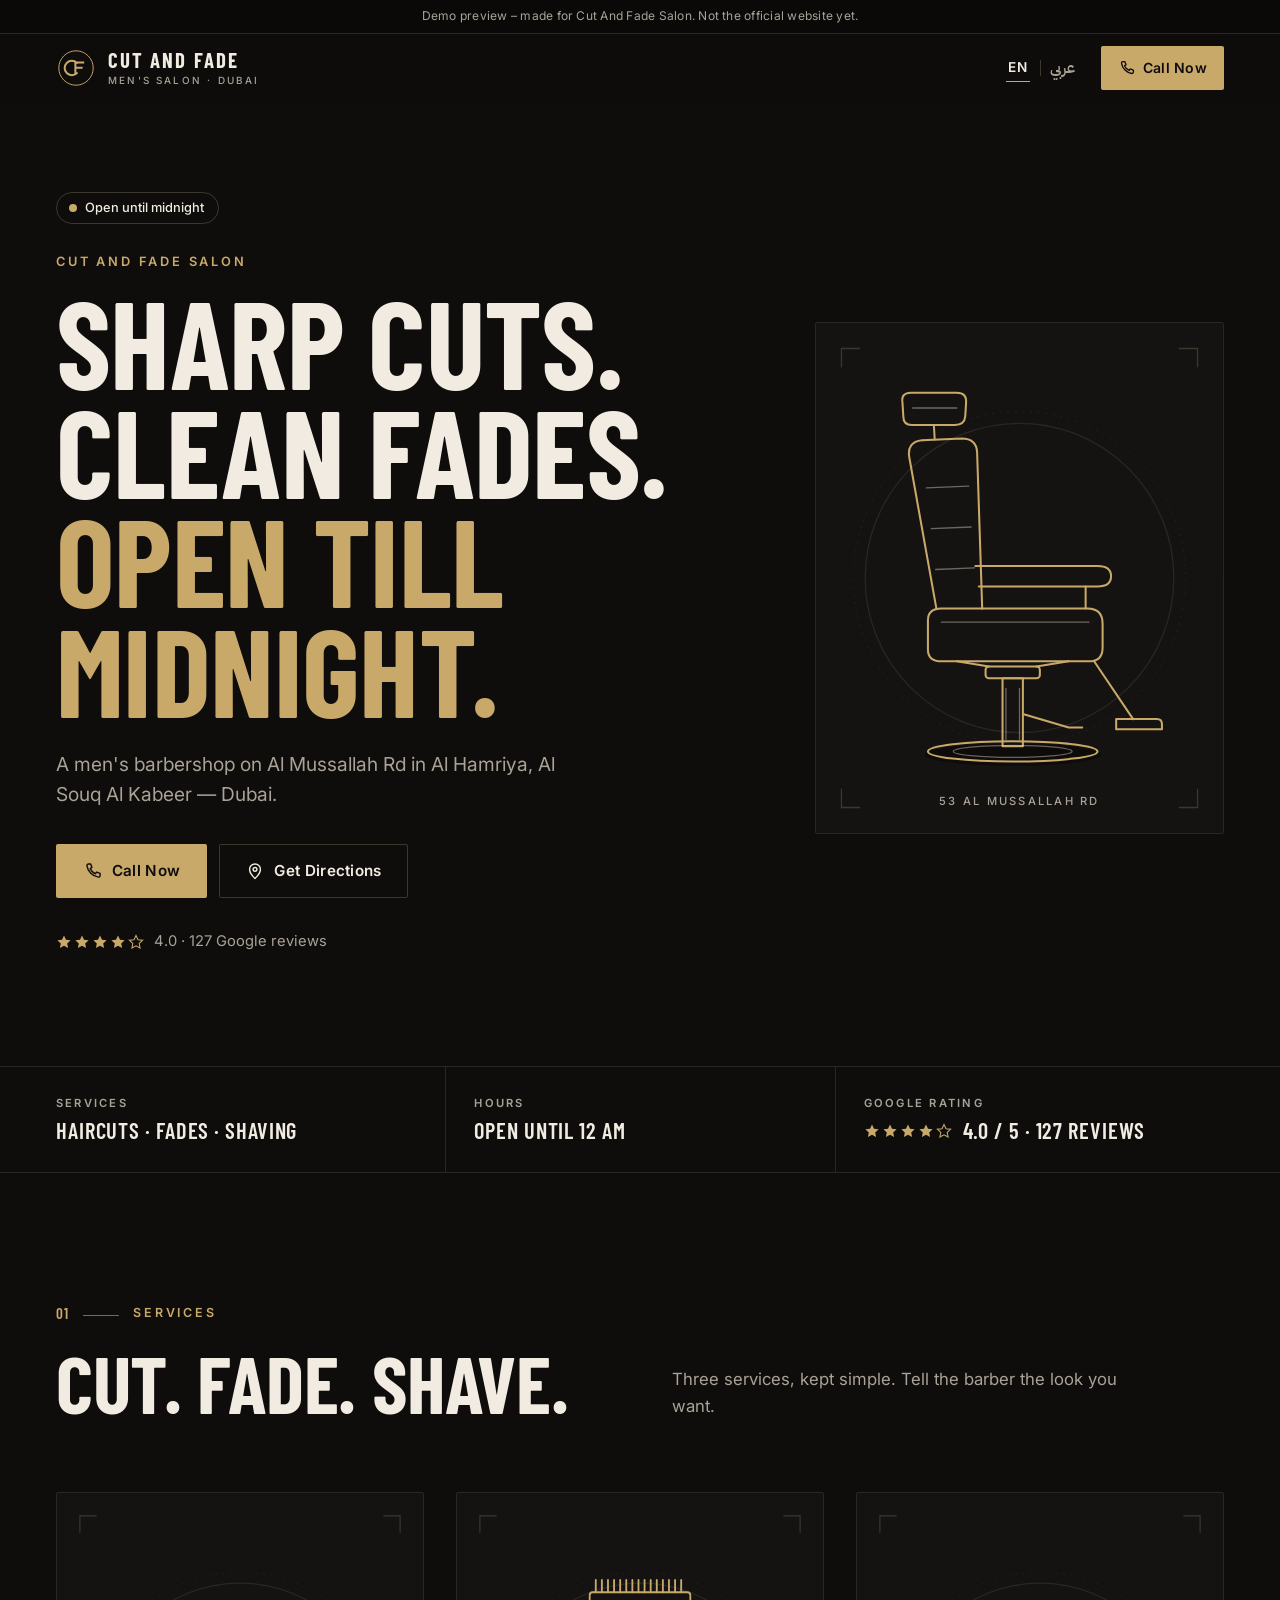
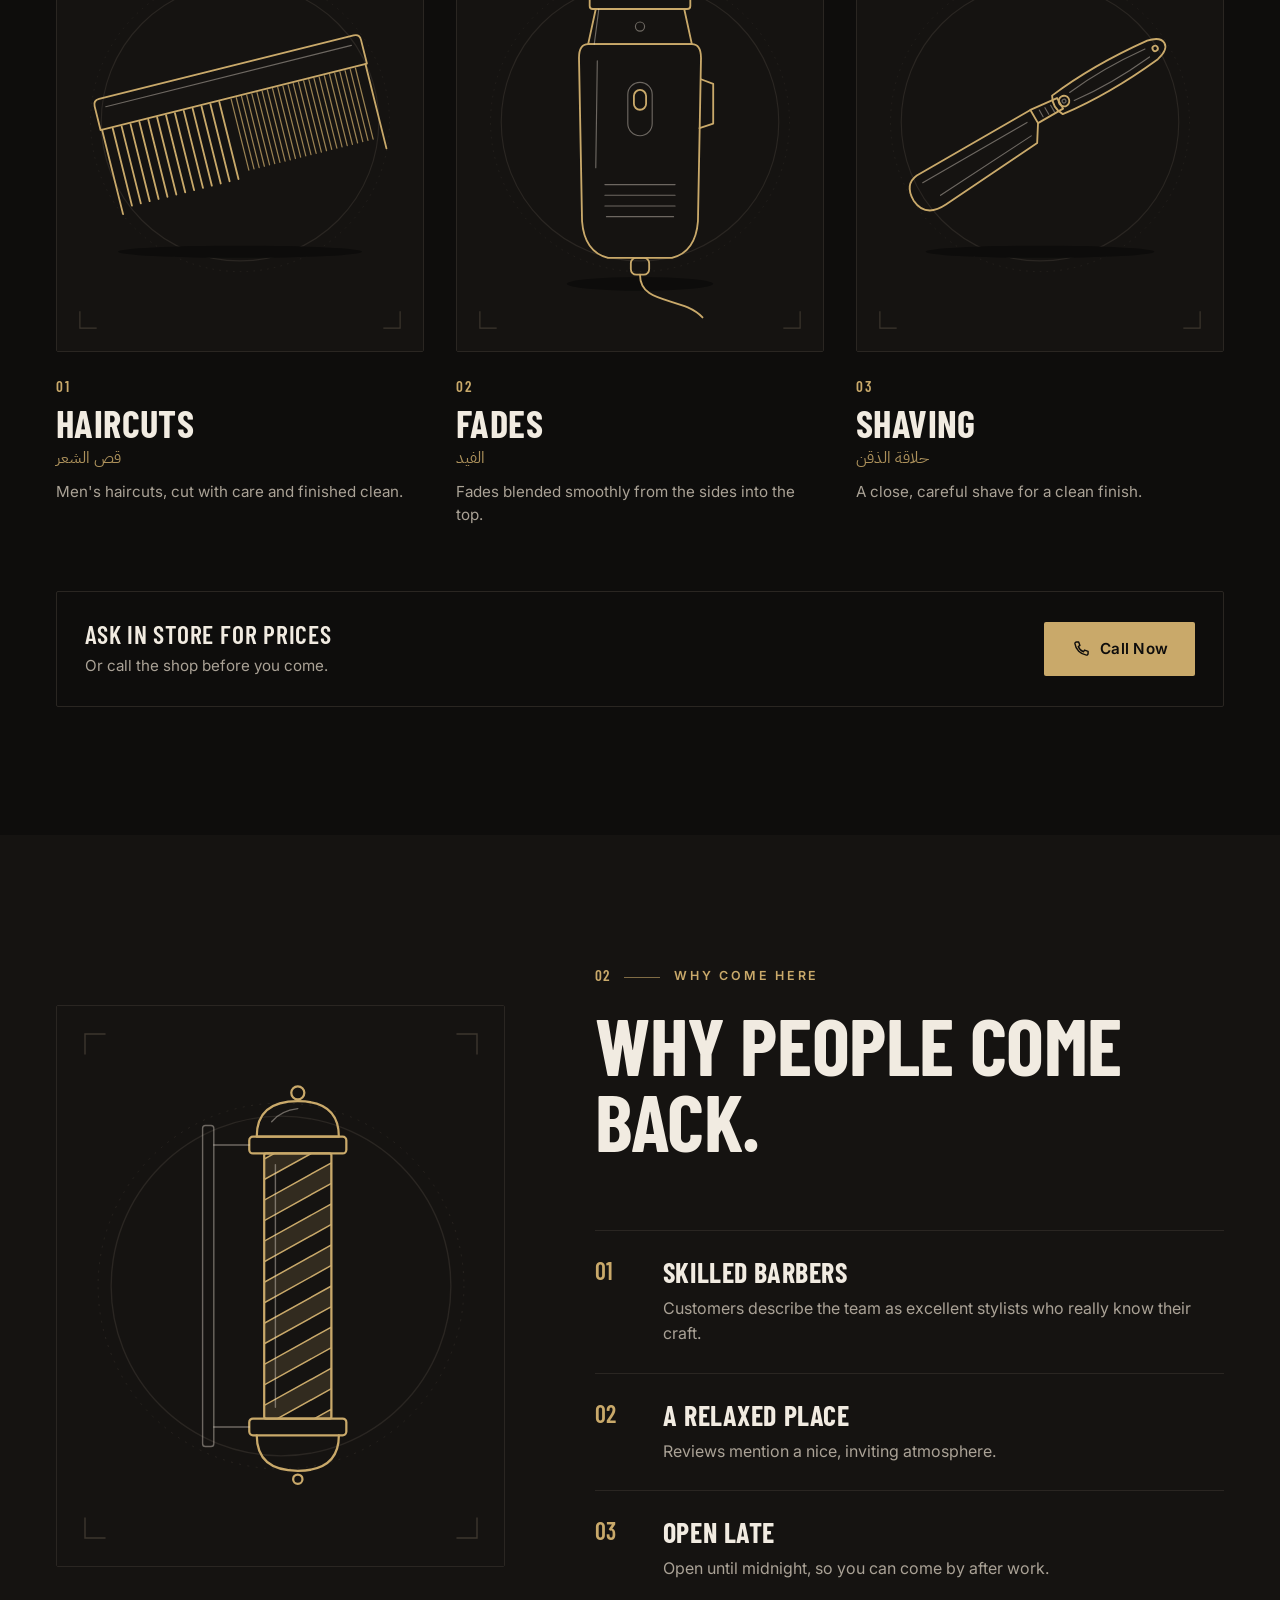
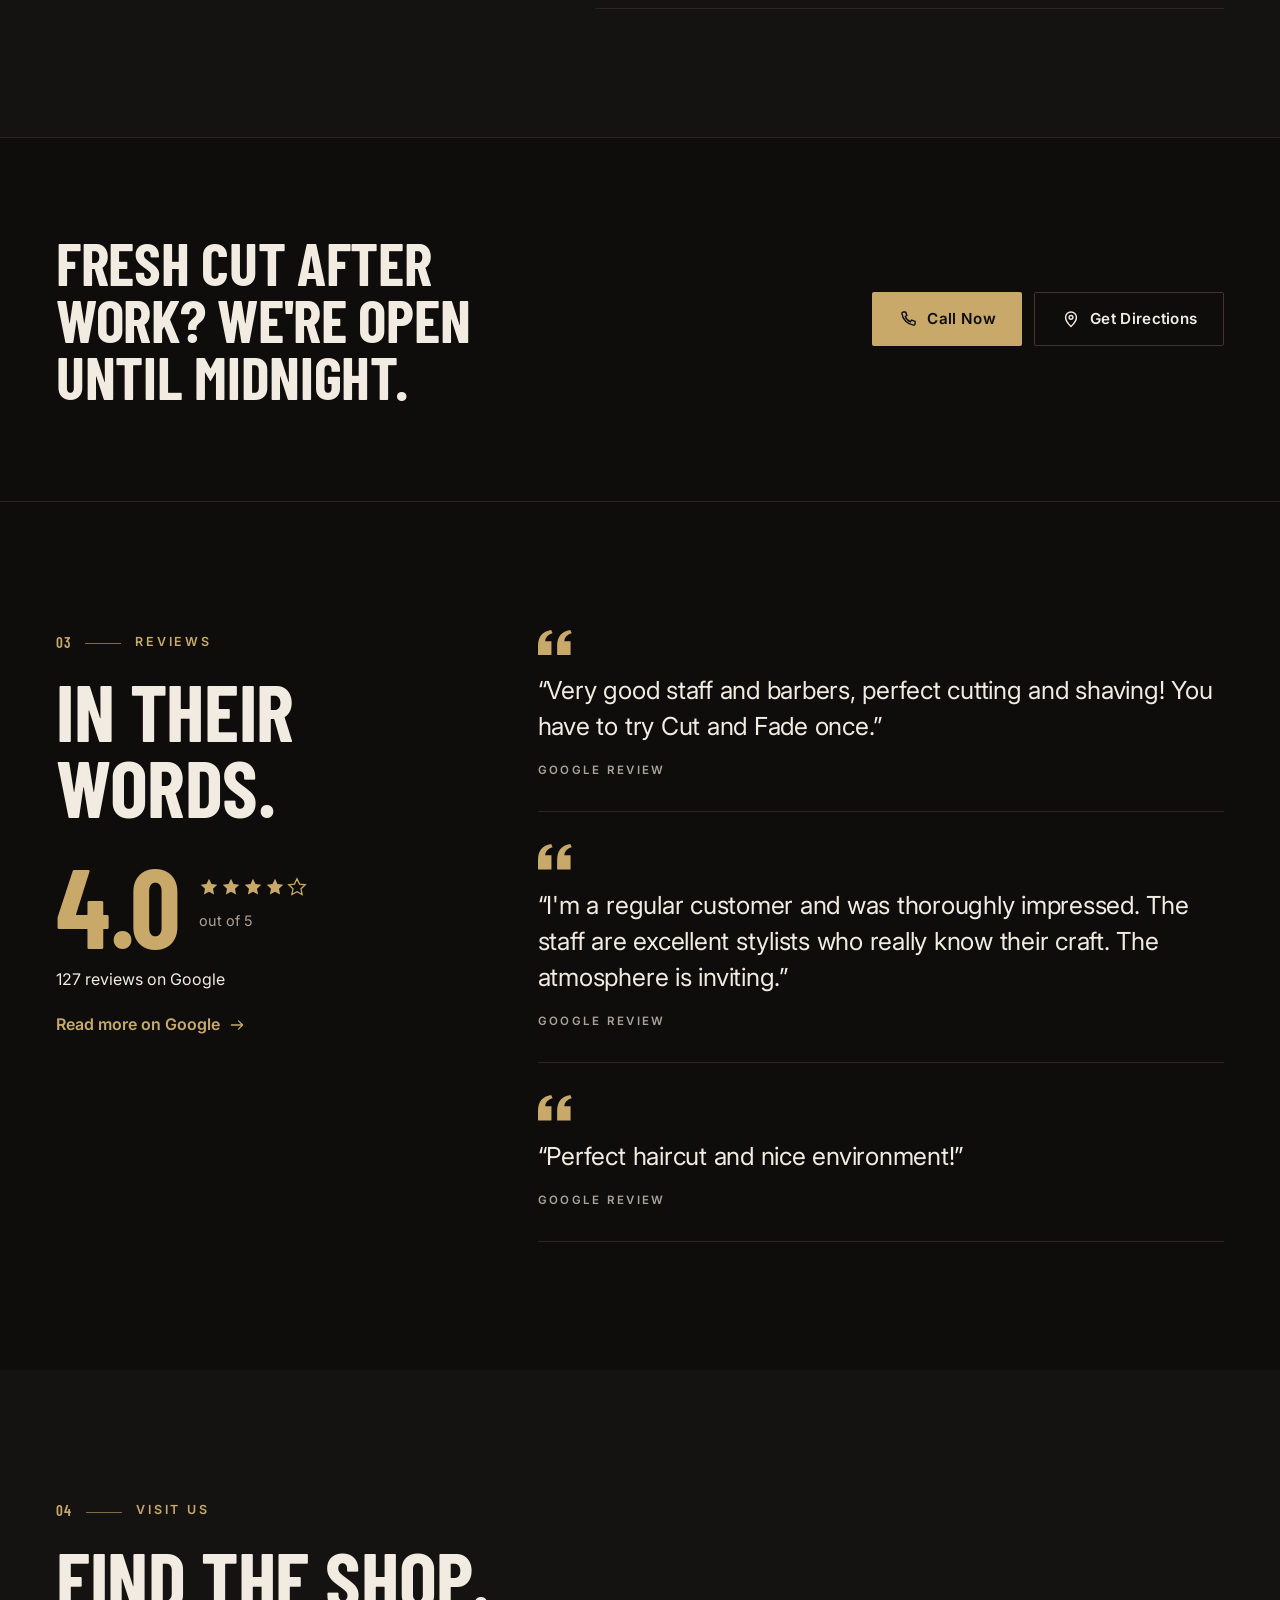
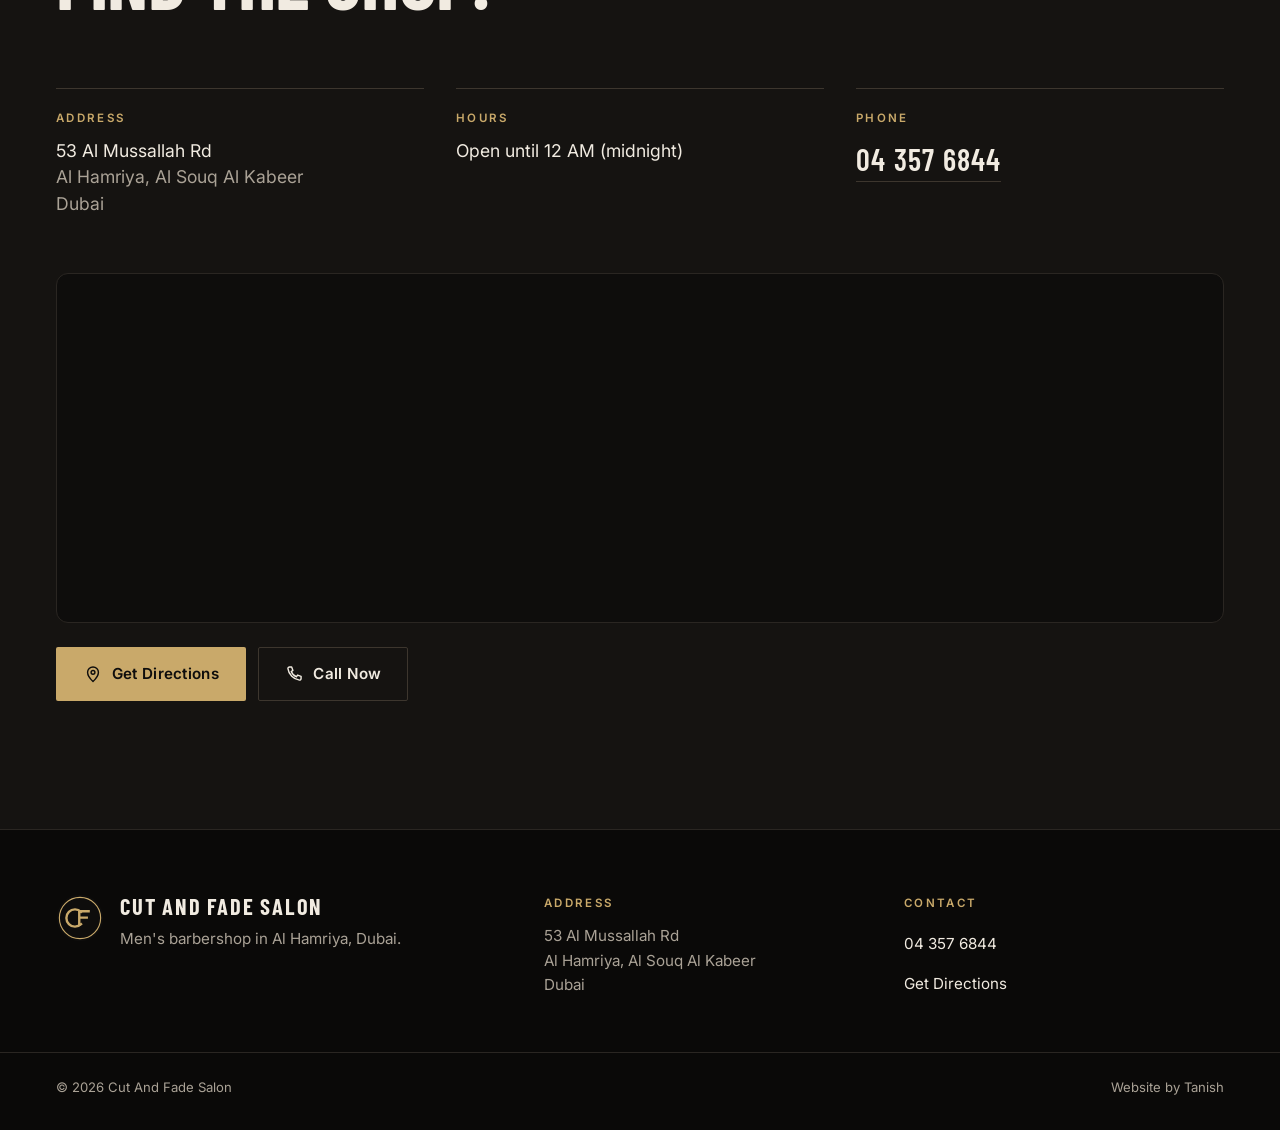
<file: index.html>
<!doctype html>
<html lang="en" dir="ltr">
<head>
  <meta charset="utf-8">
  <meta name="viewport" content="width=device-width, initial-scale=1, viewport-fit=cover">
  <title>Cut And Fade Salon · Men's barbershop in Al Hamriya, Dubai</title>
  <meta name="description" content="Haircuts, fades and shaving in Al Hamriya, Dubai. Open until midnight. Call 04 357 6844.">
  <meta name="robots" content="noindex">
  <meta name="theme-color" content="#0e0d0c">

  <link rel="icon" href="images/logo.svg" type="image/svg+xml">
  <link rel="apple-touch-icon" href="images/apple-touch-icon.png">

  <!-- Social sharing (WhatsApp, iMessage, X…) — edit these when reusing for another shop -->
  <meta property="og:type" content="website">
  <meta property="og:site_name" content="Cut And Fade Salon">
  <meta property="og:title" content="Cut And Fade Salon · Al Hamriya, Dubai">
  <meta property="og:description" content="Haircuts, fades and shaving. Open till midnight. Call 04 357 6844.">
  <meta property="og:url" content="https://tanish0212.github.io/cut-and-fade-demo/">
  <meta property="og:image" content="https://tanish0212.github.io/cut-and-fade-demo/images/og-image.jpg">
  <meta property="og:image:secure_url" content="https://tanish0212.github.io/cut-and-fade-demo/images/og-image.jpg">
  <meta property="og:image:type" content="image/jpeg">
  <meta property="og:image:width" content="1200">
  <meta property="og:image:height" content="630">
  <meta property="og:image:alt" content="Cut And Fade Salon — Open till midnight · Al Hamriya, Dubai">
  <meta name="twitter:card" content="summary_large_image">
  <meta name="twitter:title" content="Cut And Fade Salon · Al Hamriya, Dubai">
  <meta name="twitter:description" content="Haircuts, fades and shaving. Open till midnight. Call 04 357 6844.">
  <meta name="twitter:image" content="https://tanish0212.github.io/cut-and-fade-demo/images/og-image.jpg">

  <link rel="preconnect" href="https://fonts.googleapis.com">
  <link rel="preconnect" href="https://fonts.gstatic.com" crossorigin>
  <link rel="stylesheet" href="https://fonts.googleapis.com/css2?family=Barlow+Condensed:wght@500;600;700&family=Inter:wght@400;500;600&family=IBM+Plex+Sans+Arabic:wght@400;500;700&display=swap">
  <link rel="stylesheet" href="style.css">
</head>
<body>
  <a class="skip-link" href="#main" data-t="skip">Skip to content</a>

  <p class="demo-banner" data-t="demoBanner"></p>

  <header class="site-header">
    <div class="container header-inner">
      <a class="brand" href="#top">
        <img class="brand-mark" src="images/logo.svg" width="40" height="40" alt="">
        <span class="brand-word">
          <span class="brand-name" lang="en" data-shop="shortName"></span>
          <span class="brand-sub" data-t="brandSub"></span>
        </span>
        <span class="visually-hidden" data-shop="name"></span>
      </a>
      <div class="header-actions">
        <div class="lang-toggle" role="group" data-t-aria="langLabel">
          <button type="button" data-lang="en" lang="en" aria-pressed="true">EN</button>
          <span class="lang-sep" aria-hidden="true"></span>
          <button type="button" data-lang="ar" lang="ar" aria-pressed="false">عربي</button>
        </div>
        <a class="btn btn-primary btn-sm js-tel" href="tel:+97143576844">
          <svg class="icon" viewBox="0 0 24 24" width="18" height="18" fill="none" stroke="currentColor" stroke-width="1.8" stroke-linecap="round" stroke-linejoin="round" aria-hidden="true"><path d="M6.6 3.5h2.6l1.5 4.2-2 1.4a10.6 10.6 0 0 0 6.2 6.2l1.4-2 4.2 1.5v2.6a1.9 1.9 0 0 1-2 1.9A16.2 16.2 0 0 1 4.7 5.5a1.9 1.9 0 0 1 1.9-2Z"/></svg>
          <span class="label-long" data-t="callNow"></span><span class="label-short" data-t="call"></span>
        </a>
      </div>
    </div>
  </header>

  <main id="main">
    <!-- HERO -->
    <section class="hero" id="top" aria-labelledby="hero-title">
      <div class="container hero-grid">
        <div class="hero-copy">
          <p class="status js-status reveal"><span class="status-dot" aria-hidden="true"></span><span class="status-text"></span></p>
          <p class="eyebrow reveal" lang="en" data-shop="name"></p>
          <h1 class="hero-title js-hero-title" id="hero-title"></h1>
          <p class="lead reveal" data-t="heroSub"></p>
          <div class="actions reveal">
            <a class="btn btn-primary js-tel" href="tel:+97143576844">
              <svg class="icon" viewBox="0 0 24 24" width="20" height="20" fill="none" stroke="currentColor" stroke-width="1.7" stroke-linecap="round" stroke-linejoin="round" aria-hidden="true"><path d="M6.6 3.5h2.6l1.5 4.2-2 1.4a10.6 10.6 0 0 0 6.2 6.2l1.4-2 4.2 1.5v2.6a1.9 1.9 0 0 1-2 1.9A16.2 16.2 0 0 1 4.7 5.5a1.9 1.9 0 0 1 1.9-2Z"/></svg>
              <span data-t="callNow"></span>
            </a>
            <a class="btn btn-ghost js-dir" href="#visit">
              <svg class="icon" viewBox="0 0 24 24" width="20" height="20" fill="none" stroke="currentColor" stroke-width="1.7" stroke-linecap="round" stroke-linejoin="round" aria-hidden="true"><path d="M12 21s-6.5-5.8-6.5-11a6.5 6.5 0 0 1 13 0c0 5.2-6.5 11-6.5 11Z"/><circle cx="12" cy="10" r="2.3"/></svg>
              <span data-t="directions"></span><span class="visually-hidden js-newtab"></span>
            </a>
          </div>
          <a class="rating js-rating js-reviews reveal" href="#reviews"></a>
        </div>
        <figure class="hero-media media reveal">
          <img class="js-hero-img" src="images/chair.svg" alt="" width="480" height="600" fetchpriority="high">
          <figcaption class="media-caption" data-t="heroCaption"></figcaption>
        </figure>
      </div>
    </section>

    <!-- FACT STRIP -->
    <section class="strip" data-t-aria="stripAria">
      <div class="container strip-grid">
        <div class="strip-item">
          <span class="strip-label" data-t="stripServicesLabel"></span>
          <span class="strip-value js-strip-services"></span>
        </div>
        <div class="strip-item">
          <span class="strip-label" data-t="stripHoursLabel"></span>
          <span class="strip-value" data-t="stripHours"></span>
        </div>
        <div class="strip-item">
          <span class="strip-label" data-t="stripRatingLabel"></span>
          <span class="strip-value"><span class="js-stars"></span> <span data-t="stripRating"></span></span>
        </div>
      </div>
    </section>

    <!-- SERVICES -->
    <section class="section" id="services" aria-labelledby="services-title">
      <div class="container">
        <header class="section-head reveal">
          <p class="kicker"><span class="kicker-num">01</span><span data-t="servicesKicker"></span></p>
          <h2 id="services-title" data-t="servicesTitle"></h2>
          <p class="section-intro" data-t="servicesIntro"></p>
        </header>
        <ul class="services js-services" role="list"></ul>
        <div class="services-foot reveal">
          <div>
            <p class="prices-note" data-t="pricesNote"></p>
            <p class="prices-sub" data-t="pricesSub"></p>
          </div>
          <a class="btn btn-primary js-tel" href="tel:+97143576844">
            <svg class="icon" viewBox="0 0 24 24" width="20" height="20" fill="none" stroke="currentColor" stroke-width="1.7" stroke-linecap="round" stroke-linejoin="round" aria-hidden="true"><path d="M6.6 3.5h2.6l1.5 4.2-2 1.4a10.6 10.6 0 0 0 6.2 6.2l1.4-2 4.2 1.5v2.6a1.9 1.9 0 0 1-2 1.9A16.2 16.2 0 0 1 4.7 5.5a1.9 1.9 0 0 1 1.9-2Z"/></svg>
            <span data-t="callNow"></span>
          </a>
        </div>
      </div>
    </section>

    <!-- WHY -->
    <section class="section section-alt" id="why" aria-labelledby="why-title">
      <div class="container why-grid">
        <figure class="why-media media reveal">
          <img class="js-why-img" src="images/pole.svg" alt="" width="480" height="600" loading="lazy" decoding="async">
        </figure>
        <div>
          <header class="section-head section-head--stack reveal">
            <p class="kicker"><span class="kicker-num">02</span><span data-t="whyKicker"></span></p>
            <h2 id="why-title" data-t="whyTitle"></h2>
          </header>
          <ol class="why-list js-why" role="list"></ol>
        </div>
      </div>
    </section>

    <!-- CTA BAND -->
    <section class="cta-band" aria-labelledby="cta-title">
      <div class="container cta-inner reveal">
        <h2 id="cta-title" class="cta-title" data-t="ctaTitle"></h2>
        <div class="actions">
          <a class="btn btn-primary js-tel" href="tel:+97143576844">
            <svg class="icon" viewBox="0 0 24 24" width="20" height="20" fill="none" stroke="currentColor" stroke-width="1.7" stroke-linecap="round" stroke-linejoin="round" aria-hidden="true"><path d="M6.6 3.5h2.6l1.5 4.2-2 1.4a10.6 10.6 0 0 0 6.2 6.2l1.4-2 4.2 1.5v2.6a1.9 1.9 0 0 1-2 1.9A16.2 16.2 0 0 1 4.7 5.5a1.9 1.9 0 0 1 1.9-2Z"/></svg>
            <span data-t="callNow"></span>
          </a>
          <a class="btn btn-ghost js-dir" href="#visit">
            <svg class="icon" viewBox="0 0 24 24" width="20" height="20" fill="none" stroke="currentColor" stroke-width="1.7" stroke-linecap="round" stroke-linejoin="round" aria-hidden="true"><path d="M12 21s-6.5-5.8-6.5-11a6.5 6.5 0 0 1 13 0c0 5.2-6.5 11-6.5 11Z"/><circle cx="12" cy="10" r="2.3"/></svg>
            <span data-t="directions"></span><span class="visually-hidden js-newtab"></span>
          </a>
        </div>
      </div>
    </section>

    <!-- REVIEWS -->
    <section class="section" id="reviews" aria-labelledby="reviews-title">
      <div class="container reviews-grid">
        <div class="reviews-side reveal">
          <p class="kicker"><span class="kicker-num">03</span><span data-t="reviewsKicker"></span></p>
          <h2 id="reviews-title" data-t="reviewsTitle"></h2>
          <div class="score">
            <span class="score-value js-score" lang="en" dir="ltr"></span>
            <div class="score-meta">
              <span class="js-stars score-stars"></span>
              <span class="score-out" data-t="outOf"></span>
            </div>
          </div>
          <p class="score-count" data-t="basedOn"></p>
          <a class="text-link js-reviews" href="#reviews">
            <span data-t="readMore"></span><span class="visually-hidden js-newtab"></span>
            <svg class="icon icon-arrow" viewBox="0 0 24 24" width="18" height="18" fill="none" stroke="currentColor" stroke-width="1.7" stroke-linecap="round" stroke-linejoin="round" aria-hidden="true"><path d="M4.5 12h15M14 6.5l5.5 5.5-5.5 5.5"/></svg>
          </a>
        </div>
        <ul class="reviews js-reviews-list" role="list"></ul>
      </div>
    </section>

    <!-- VISIT -->
    <section class="section section-alt" id="visit" aria-labelledby="visit-title">
      <div class="container">
        <header class="section-head reveal">
          <p class="kicker"><span class="kicker-num">04</span><span data-t="visitKicker"></span></p>
          <h2 id="visit-title" data-t="visitTitle"></h2>
        </header>
        <dl class="visit-info reveal">
          <div>
            <dt data-t="addressLabel"></dt>
            <dd class="address js-address"></dd>
          </div>
          <div>
            <dt data-t="hoursLabel"></dt>
            <dd><span data-t="hoursValue"></span>
              <span class="status status--inline js-status"><span class="status-dot" aria-hidden="true"></span><span class="status-text"></span></span>
            </dd>
          </div>
          <div>
            <dt data-t="phoneLabel"></dt>
            <dd><a class="phone-link js-tel js-phone" href="tel:+97143576844">04 357 6844</a></dd>
          </div>
        </dl>
        <div class="map reveal">
          <iframe class="js-map" title="Map" width="100%" height="350" loading="lazy" referrerpolicy="no-referrer-when-downgrade" allowfullscreen></iframe>
        </div>
        <div class="actions visit-actions reveal">
          <a class="btn btn-primary js-dir" href="#visit">
            <svg class="icon" viewBox="0 0 24 24" width="20" height="20" fill="none" stroke="currentColor" stroke-width="1.7" stroke-linecap="round" stroke-linejoin="round" aria-hidden="true"><path d="M12 21s-6.5-5.8-6.5-11a6.5 6.5 0 0 1 13 0c0 5.2-6.5 11-6.5 11Z"/><circle cx="12" cy="10" r="2.3"/></svg>
            <span data-t="directions"></span><span class="visually-hidden js-newtab"></span>
          </a>
          <a class="btn btn-ghost js-tel" href="tel:+97143576844">
            <svg class="icon" viewBox="0 0 24 24" width="20" height="20" fill="none" stroke="currentColor" stroke-width="1.7" stroke-linecap="round" stroke-linejoin="round" aria-hidden="true"><path d="M6.6 3.5h2.6l1.5 4.2-2 1.4a10.6 10.6 0 0 0 6.2 6.2l1.4-2 4.2 1.5v2.6a1.9 1.9 0 0 1-2 1.9A16.2 16.2 0 0 1 4.7 5.5a1.9 1.9 0 0 1 1.9-2Z"/></svg>
            <span data-t="callNow"></span>
          </a>
        </div>
      </div>
    </section>
  </main>

  <footer class="site-footer">
    <div class="container footer-grid">
      <div class="footer-brand">
        <img src="images/logo.svg" width="48" height="48" alt="" loading="lazy">
        <div>
          <p class="footer-name" lang="en" data-shop="name"></p>
          <p class="footer-tag" data-t="footerTag"></p>
        </div>
      </div>
      <div class="footer-col">
        <p class="footer-label" data-t="addressLabel"></p>
        <address class="js-address"></address>
      </div>
      <div class="footer-col">
        <p class="footer-label" data-t="footerContact"></p>
        <p><a class="js-tel js-phone" href="tel:+97143576844">04 357 6844</a></p>
        <p><a class="js-dir" href="#visit"><span data-t="directions"></span><span class="visually-hidden js-newtab"></span></a></p>
      </div>
    </div>
    <div class="container footer-bottom">
      <p>© <span class="js-year"></span> <span lang="en" data-shop="name"></span></p>
      <p data-t="credit"></p>
    </div>
  </footer>

  <a class="fab js-tel" href="tel:+97143576844" data-t-aria="callAria">
    <svg viewBox="0 0 24 24" width="26" height="26" fill="none" stroke="currentColor" stroke-width="1.8" stroke-linecap="round" stroke-linejoin="round" aria-hidden="true"><path d="M6.6 3.5h2.6l1.5 4.2-2 1.4a10.6 10.6 0 0 0 6.2 6.2l1.4-2 4.2 1.5v2.6a1.9 1.9 0 0 1-2 1.9A16.2 16.2 0 0 1 4.7 5.5a1.9 1.9 0 0 1 1.9-2Z"/></svg>
  </a>

  <noscript>
    <div class="noscript">Cut And Fade Salon · 53 Al Mussallah Rd, Al Hamriya, Dubai · Open until midnight · <a href="tel:+97143576844">04 357 6844</a></div>
  </noscript>

  <script src="script.js"></script>
</body>
</html>
</file>
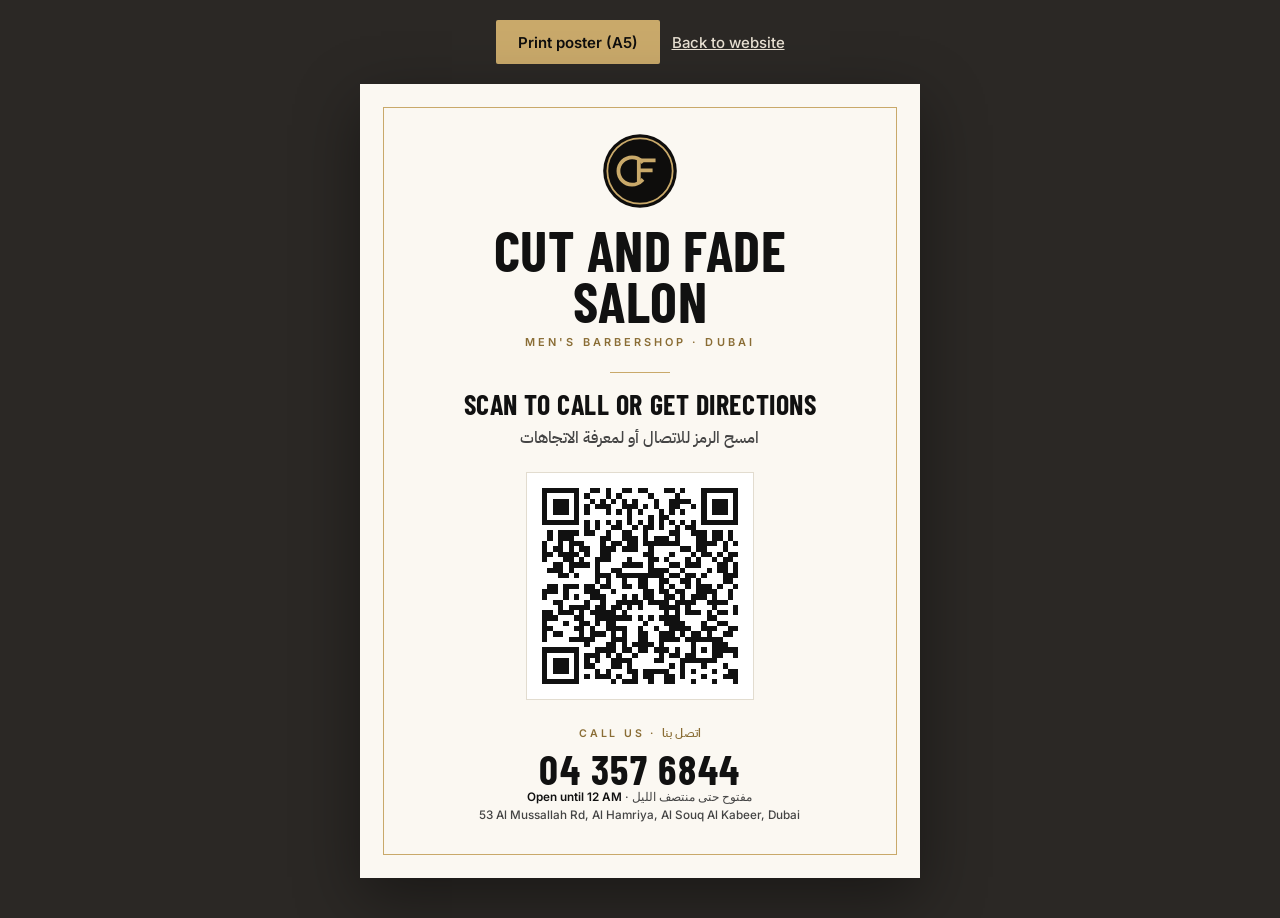
<file: poster.html>
<!doctype html>
<html lang="en">
<head>
  <meta charset="utf-8">
  <meta name="viewport" content="width=device-width, initial-scale=1">
  <meta name="robots" content="noindex">
  <title>Counter poster · Cut And Fade Salon</title>
  <link rel="icon" href="images/logo.svg" type="image/svg+xml">
  <link rel="preconnect" href="https://fonts.googleapis.com">
  <link rel="preconnect" href="https://fonts.gstatic.com" crossorigin>
  <link rel="stylesheet" href="https://fonts.googleapis.com/css2?family=Barlow+Condensed:wght@600;700&family=Inter:wght@400;500;600&family=IBM+Plex+Sans+Arabic:wght@500;700&display=swap">
  <style>
    /* Printable A5 counter poster. Print with "Margins: none" and "Background graphics" on. */
    @page { size: A5 portrait; margin: 0; }
    * { box-sizing: border-box; }
    html, body { margin: 0; }
    body { background: #2b2825; font-family: Inter, Arial, sans-serif; color: #111; -webkit-print-color-adjust: exact; print-color-adjust: exact; }
    .toolbar { display: flex; justify-content: center; gap: 12px; padding: 20px 16px 0; }
    .toolbar button { font: 600 15px Inter, sans-serif; padding: 12px 22px; min-height: 44px; border: 0; border-radius: 2px; background: #c9a96a; color: #0e0d0c; cursor: pointer; }
    .toolbar a { font: 500 15px Inter, sans-serif; color: #e9e1d3; align-self: center; }
    .sheet {
      width: 148mm; height: 210mm; margin: 20px auto 40px; background: #fbf8f2;
      padding: 13mm 12mm 11mm; display: flex; flex-direction: column; align-items: center; text-align: center;
      position: relative; box-shadow: 0 20px 60px rgba(0,0,0,.4); overflow: hidden;
    }
    .sheet::before { content: ""; position: absolute; inset: 6mm; border: 0.35mm solid #c9a96a; pointer-events: none; }
    .logo { width: 20mm; height: 20mm; }
    .name { margin: 4mm 0 0; font: 700 15mm/0.9 'Barlow Condensed', 'Arial Narrow', sans-serif; text-transform: uppercase; letter-spacing: .01em; }
    .sub { margin: 2.5mm 0 0; font: 600 2.9mm Inter, sans-serif; letter-spacing: .28em; text-transform: uppercase; color: #8a6d35; }
    .rule { width: 16mm; height: 0.4mm; background: #c9a96a; margin: 6mm 0 5mm; }
    .cta { margin: 0; font: 700 7.4mm/1 'Barlow Condensed', sans-serif; text-transform: uppercase; letter-spacing: .02em; }
    .cta-ar { margin: 2mm 0 0; font: 500 4.2mm/1.4 'IBM Plex Sans Arabic', sans-serif; color: #444; }
    .qr-box { margin-top: 6mm; padding: 4mm; background: #fff; border: 0.3mm solid #e2dccf; }
    .qr { display: block; width: 52mm; height: 52mm; }
    .phone-label { margin: 6mm 0 0; font: 600 2.8mm Inter, sans-serif; letter-spacing: .26em; text-transform: uppercase; color: #8a6d35; }
    .phone { margin: 1.5mm 0 0; font: 700 11mm/1 'Barlow Condensed', sans-serif; letter-spacing: .04em; }
    .ar-inline { letter-spacing: 0; font-family: "IBM Plex Sans Arabic", sans-serif; font-size: 3.3mm; }
    .foot { margin-top: auto; font: 500 3.1mm/1.5 Inter, sans-serif; color: #444; }
    .foot b { font-weight: 600; color: #111; }
    @media print {
      body { background: none; }
      .toolbar { display: none; }
      .sheet { margin: 0; box-shadow: none; }
    }
    @media screen and (max-width: 600px) {
      .sheet { zoom: .62; }
    }
  </style>
</head>
<body>
  <div class="toolbar">
    <button type="button" onclick="window.print()">Print poster (A5)</button>
    <a href="./">Back to website</a>
  </div>

  <main class="sheet">
    <img class="logo" src="images/logo.svg" alt="Cut And Fade monogram">
    <h1 class="name">Cut And Fade<br>Salon</h1>
    <p class="sub">Men's barbershop · Dubai</p>
    <div class="rule"></div>
    <p class="cta">Scan to call or get directions</p>
    <p class="cta-ar" lang="ar" dir="rtl">امسح الرمز للاتصال أو لمعرفة الاتجاهات</p>
    <div class="qr-box">
      <svg class="qr" role="img" aria-label="QR code linking to the Cut And Fade Salon website" xmlns="http://www.w3.org/2000/svg" viewBox="0 0 37 37" shape-rendering="crispEdges"><path stroke="#111111" d="M0 0.5h7m2 0h2m1 0h1m2 0h2m1 0h2m3 0h2m1 0h1m3 0h7M0 1.5h1m5 0h1m1 0h1m3 0h1m1 0h1m5 0h1m4 0h1m4 0h1m5 0h1M0 2.5h1m1 0h3m1 0h1m2 0h1m1 0h1m1 0h1m1 0h1m1 0h1m3 0h1m2 0h4m2 0h1m1 0h3m1 0h1M0 3.5h1m1 0h3m1 0h1m1 0h1m1 0h3m2 0h3m1 0h1m1 0h1m2 0h2m2 0h1m1 0h1m1 0h3m1 0h1M0 4.5h1m1 0h3m1 0h1m1 0h1m3 0h1m1 0h1m1 0h1m1 0h1m3 0h1m1 0h1m1 0h1m3 0h1m1 0h3m1 0h1M0 5.5h1m5 0h1m9 0h1m3 0h1m1 0h2m6 0h1m5 0h1M0 6.5h7m1 0h1m1 0h1m1 0h1m1 0h1m1 0h1m1 0h1m1 0h1m1 0h1m1 0h1m1 0h1m1 0h1m1 0h7M8 7.5h1m1 0h1m2 0h2m2 0h1m1 0h2m1 0h1m2 0h1m1 0h2M1 8.5h1m1 0h4m1 0h2m2 0h1m2 0h2m2 0h1m4 0h2m2 0h3m1 0h2m1 0h1M1 9.5h1m1 0h3m5 0h2m2 0h3m1 0h1m1 0h3m1 0h1m3 0h2m1 0h2m1 0h1M0 10.5h1m2 0h1m1 0h3m3 0h1m1 0h2m1 0h2m1 0h7m3 0h4m1 0h1m1 0h1M0 11.5h1m1 0h2m1 0h1m1 0h2m2 0h3m1 0h3m2 0h1m5 0h2m1 0h2m3 0h1M0 12.5h2m1 0h4m1 0h1m2 0h2m6 0h2m3 0h1m3 0h1m1 0h2m1 0h1m1 0h2M0 13.5h1m3 0h2m1 0h1m2 0h3m3 0h1m3 0h2m1 0h1m3 0h1m1 0h1m2 0h1m1 0h2M2 14.5h2m1 0h4m1 0h1m4 0h4m1 0h1m3 0h2m1 0h3m3 0h2m1 0h1M1 15.5h3m1 0h1m4 0h1m2 0h2m5 0h4m2 0h1m4 0h1m1 0h2m1 0h1M3 16.5h2m1 0h1m3 0h3m1 0h9m1 0h2m1 0h2m1 0h1m3 0h3M10 17.5h1m1 0h1m2 0h1m2 0h2m2 0h2m2 0h2m1 0h1m4 0h2M1 18.5h2m1 0h3m1 0h2m1 0h2m2 0h2m1 0h2m2 0h1m1 0h1m2 0h1m1 0h3m1 0h1m2 0h1M0 19.5h3m1 0h1m3 0h3m2 0h1m5 0h2m1 0h2m1 0h2m2 0h4m2 0h1M0 20.5h1m3 0h1m1 0h1m2 0h3m3 0h1m1 0h1m1 0h2m2 0h2m1 0h1m1 0h3m1 0h1m2 0h1M2 21.5h2m4 0h1m2 0h1m2 0h5m1 0h4m1 0h4m2 0h4M3 22.5h1m1 0h4m1 0h2m1 0h2m1 0h1m1 0h1m3 0h4m1 0h1m4 0h1m3 0h1M0 23.5h2m1 0h3m1 0h1m1 0h5m1 0h1m7 0h1m1 0h1m1 0h3m1 0h1m1 0h2m1 0h1M0 24.5h3m3 0h2m2 0h7m1 0h1m1 0h1m1 0h4m5 0h2M0 25.5h1m3 0h1m2 0h2m1 0h1m1 0h2m5 0h1m3 0h4m3 0h1m2 0h2M0 26.5h2m4 0h2m1 0h1m2 0h4m2 0h1m2 0h1m2 0h4m2 0h3m2 0h2M0 27.5h1m1 0h2m3 0h1m1 0h3m1 0h1m1 0h1m2 0h2m2 0h3m1 0h1m1 0h2m1 0h1m2 0h2M0 28.5h1m4 0h5m3 0h3m2 0h2m2 0h4m1 0h7M8 29.5h1m3 0h2m1 0h1m1 0h4m1 0h1m5 0h1m3 0h3M0 30.5h7m3 0h4m1 0h2m1 0h2m1 0h3m1 0h1m2 0h1m1 0h1m1 0h5M0 31.5h1m5 0h1m1 0h3m1 0h1m1 0h1m2 0h1m4 0h1m1 0h2m1 0h2m3 0h2m2 0h1M0 32.5h1m1 0h3m1 0h1m1 0h1m1 0h1m2 0h4m4 0h2m3 0h7M0 33.5h1m1 0h3m1 0h1m1 0h2m3 0h2m1 0h1m7 0h1m1 0h1m3 0h1m3 0h1M0 34.5h1m1 0h3m1 0h1m3 0h1m1 0h1m3 0h2m1 0h5m2 0h1m1 0h1m3 0h1m2 0h2M0 35.5h1m5 0h1m1 0h1m1 0h3m1 0h1m2 0h1m1 0h2m2 0h2m1 0h1m3 0h1m3 0h3M0 36.5h7m6 0h1m1 0h3m2 0h1m2 0h2m3 0h1m3 0h1m3 0h1"/></svg>
    </div>
    <p class="phone-label">Call us · <span lang="ar" class="ar-inline">اتصل بنا</span></p>
    <p class="phone">04 357 6844</p>
    <p class="foot"><b>Open until 12 AM</b> · مفتوح حتى منتصف الليل<br>53 Al Mussallah Rd, Al Hamriya, Al Souq Al Kabeer, Dubai</p>
  </main>
</body>
</html>
</file>
<file: style.css>
/* =====================================================================
   Cut And Fade Salon — stylesheet
   Mobile-first. Logical properties (inline/block) so Arabic RTL mirrors.
   ===================================================================== */

:root {
  --bg: #0e0d0c;
  --bg-2: #151311;
  --bg-3: #0a0908;
  --line: #2a2622;
  --line-2: #3d362e;
  --text: #f1ebe1;
  --muted: #aaa296;
  --accent: #c9a96a;
  --accent-hi: #dcc08a;
  --ink: #0e0d0c;

  --f-display: "Barlow Condensed", "Arial Narrow", "Roboto Condensed", sans-serif;
  --f-body: "Inter", system-ui, -apple-system, "Segoe UI", Roboto, sans-serif;
  --f-ar: "IBM Plex Sans Arabic", "Geeza Pro", "Segoe UI", Tahoma, sans-serif;

  --gutter: 20px;
  --max: 1200px;
  --header-h: 68px;
  --ease: cubic-bezier(.2, .65, .2, 1);
  color-scheme: dark;
}

*, *::before, *::after { box-sizing: border-box; }

html {
  -webkit-text-size-adjust: 100%;
  text-size-adjust: 100%;
  scroll-padding-top: calc(var(--header-h) + 8px);
}
@media (prefers-reduced-motion: no-preference) {
  html { scroll-behavior: smooth; }
}

body {
  margin: 0;
  background: var(--bg);
  color: var(--text);
  font: 400 1rem/1.6 var(--f-body);
  -webkit-font-smoothing: antialiased;
  -moz-osx-font-smoothing: grayscale;
  overflow-x: clip;
}

img, svg, iframe { display: block; max-width: 100%; }
img { height: auto; }
a { color: inherit; text-decoration: none; }
p, h1, h2, h3, ul, ol, dl, dd, figure, blockquote { margin: 0; padding: 0; }
ul[role="list"], ol[role="list"] { list-style: none; }
address { font-style: normal; }
button { font: inherit; color: inherit; }

::selection { background: var(--accent); color: var(--ink); }

:focus-visible {
  outline: 2px solid var(--accent);
  outline-offset: 3px;
  border-radius: 2px;
}

.container {
  width: 100%;
  max-width: calc(var(--max) + var(--gutter) * 2);
  margin-inline: auto;
  padding-inline: var(--gutter);
}
@media (min-width: 768px) { :root { --gutter: 40px; } }
@media (min-width: 1280px) { :root { --gutter: 56px; } }

.visually-hidden {
  position: absolute !important;
  width: 1px; height: 1px;
  overflow: hidden; clip: rect(0 0 0 0); clip-path: inset(50%);
  white-space: nowrap;
}

.skip-link {
  position: absolute;
  inset-inline-start: 12px;
  top: -60px;
  z-index: 100;
  background: var(--accent);
  color: var(--ink);
  padding: 10px 16px;
  font-weight: 600;
}
.skip-link:focus { top: 12px; }

.ltr { unicode-bidi: isolate; }

/* ---------- Arabic ---------- */
html[lang="ar"] body { font-family: var(--f-ar); line-height: 1.75; }
html[lang="ar"] *:not(:lang(en)) { letter-spacing: 0 !important; text-transform: none !important; }
html[lang="ar"] :is(h1, h2, h3, .strip-value, .prices-note, .cta-title):not(:lang(en)) {
  font-family: var(--f-ar);
  font-weight: 700;
}
html[lang="ar"] .icon-arrow { transform: scaleX(-1); }
[lang="ar"] { font-family: var(--f-ar); }

/* ---------- Demo banner (delete this element or set showDemoBanner:false) ---------- */
.demo-banner {
  background: var(--bg-3);
  color: var(--muted);
  border-bottom: 1px solid var(--line);
  font-size: .75rem;
  line-height: 1.4;
  text-align: center;
  padding: 8px var(--gutter);
  letter-spacing: .02em;
}
.demo-banner[hidden] { display: none; }

/* ---------- Buttons ---------- */
.btn {
  display: inline-flex;
  align-items: center;
  justify-content: center;
  gap: .6em;
  min-height: 54px;
  padding: 0 1.6rem;
  border: 1px solid transparent;
  border-radius: 2px;
  font-family: var(--f-body);
  font-weight: 600;
  font-size: .95rem;
  letter-spacing: .02em;
  line-height: 1.1;
  white-space: nowrap;
  cursor: pointer;
  transition: background-color .25s var(--ease), border-color .25s var(--ease), color .25s var(--ease), transform .25s var(--ease);
}
html[lang="ar"] .btn { font-family: var(--f-ar); font-size: 1rem; }
.btn .icon { flex: none; }
.btn-primary { background: var(--accent); color: var(--ink); }
.btn-primary:hover { background: var(--accent-hi); }
.btn-ghost { border-color: var(--line-2); color: var(--text); }
.btn-ghost:hover { border-color: var(--accent); color: var(--accent); }
.btn:active { transform: translateY(1px); }
@media (hover: hover) {
  .btn:hover { transform: translateY(-1px); }
}
.btn-sm { min-height: 44px; padding: 0 1rem; font-size: .875rem; gap: .5em; }

.actions { display: flex; flex-wrap: wrap; gap: 12px; }
@media (max-width: 479px) {
  .actions { flex-direction: column; }
  .actions .btn { width: 100%; }
}

.text-link {
  display: inline-flex;
  align-items: center;
  gap: .5em;
  min-height: 44px;
  color: var(--accent);
  font-weight: 600;
  border-bottom: 1px solid transparent;
  transition: gap .25s var(--ease), color .25s;
}
.text-link:hover { gap: .8em; color: var(--accent-hi); }

/* ---------- Header ---------- */
.site-header {
  position: sticky;
  top: 0;
  z-index: 50;
  background: rgba(14, 13, 12, .97);
  border-bottom: 1px solid transparent;
  transition: border-color .3s;
}
.site-header.is-compact { border-bottom-color: var(--line); }
.header-inner {
  display: flex;
  align-items: center;
  justify-content: space-between;
  gap: 12px;
  height: var(--header-h);
  transition: height .3s var(--ease);
}
.is-compact .header-inner { height: 58px; }

.brand { display: flex; align-items: center; gap: 12px; min-height: 44px; }
.brand-mark { width: 40px; height: 40px; transition: width .3s var(--ease), height .3s var(--ease); }
.is-compact .brand-mark { width: 34px; height: 34px; }
.brand-word { display: none; flex-direction: column; line-height: 1; }
.brand-name {
  font-family: var(--f-display);
  font-weight: 700;
  font-size: 1.3rem;
  letter-spacing: .1em;
  text-transform: uppercase;
}
.brand-sub {
  margin-top: 5px;
  font-size: .62rem;
  font-weight: 500;
  letter-spacing: .22em;
  text-transform: uppercase;
  color: var(--muted);
}
html[lang="ar"] .brand-sub { font-size: .72rem; margin-top: 3px; }
@media (min-width: 400px) { .brand-word { display: flex; } }

.header-actions { display: flex; align-items: center; gap: 8px; }
@media (min-width: 768px) { .header-actions { gap: 16px; } }

.lang-toggle { display: flex; align-items: center; }
.lang-toggle button {
  min-width: 44px;
  min-height: 44px;
  padding: 0 8px;
  background: none;
  border: 0;
  color: var(--muted);
  font-size: .85rem;
  font-weight: 600;
  letter-spacing: .06em;
  cursor: pointer;
  position: relative;
  transition: color .2s;
}
.lang-toggle button[lang="ar"] { font-family: var(--f-ar); font-size: .95rem; letter-spacing: 0; }
.lang-toggle button:hover { color: var(--text); }
.lang-toggle button[aria-pressed="true"] { color: var(--text); }
.lang-toggle button[aria-pressed="true"]::after {
  content: "";
  position: absolute;
  inset-inline: 10px;
  bottom: 8px;
  height: 1px;
  background: var(--accent);
}
.lang-sep { width: 1px; height: 16px; background: var(--line-2); }

.label-short { display: inline; }
.label-long { display: none; }
@media (min-width: 560px) {
  .label-short { display: none; }
  .label-long { display: inline; }
}

/* ---------- Status badge ---------- */
.status {
  display: inline-flex;
  align-items: center;
  gap: .6em;
  padding: 7px 14px 7px 12px;
  border: 1px solid var(--line-2);
  border-radius: 999px;
  font-size: .8rem;
  font-weight: 500;
  color: var(--text);
  line-height: 1.2;
}
.status-dot {
  width: 8px; height: 8px;
  border-radius: 50%;
  background: var(--accent);
  flex: none;
}
.status[data-state="open"] .status-dot { box-shadow: 0 0 0 0 rgba(201, 169, 106, .6); }
.status[data-state="closed"] .status-dot { background: #6d665d; }
@media (prefers-reduced-motion: no-preference) {
  .status[data-state="open"] .status-dot { animation: pulse 2.4s infinite; }
}
@keyframes pulse {
  0% { box-shadow: 0 0 0 0 rgba(201, 169, 106, .55); }
  70% { box-shadow: 0 0 0 8px rgba(201, 169, 106, 0); }
  100% { box-shadow: 0 0 0 0 rgba(201, 169, 106, 0); }
}
.status--inline { margin-top: 12px; display: flex; width: max-content; max-width: 100%; }
.status--inline[data-state="until"] { display: none; }

/* ---------- Hero ---------- */
.hero { padding-block: clamp(40px, 7vw, 96px) clamp(56px, 8vw, 112px); }
.hero-grid { display: grid; gap: 48px; }
@media (min-width: 720px) {
  .hero-grid { grid-template-columns: minmax(0, 1.4fr) minmax(0, .6fr); gap: clamp(32px, 6vw, 96px); align-items: center; }
  .hero-title { font-size: clamp(4rem, 10.4vw, 7.75rem) !important; }
  html[lang="ar"] .hero-title { font-size: clamp(2.5rem, 6.6vw, 5.4rem) !important; }
}
@media (min-width: 960px) {
  .hero-grid { grid-template-columns: minmax(0, 1.25fr) minmax(0, .75fr); }
}
.eyebrow {
  margin-top: 28px;
  color: var(--accent);
  font-size: .8rem;
  font-weight: 600;
  letter-spacing: .22em;
  text-transform: uppercase;
}

.hero-title {
  margin-top: 14px;
  font-family: var(--f-display);
  font-weight: 700;
  font-size: clamp(3.4rem, 14.5vw, 7.75rem);
  line-height: .88;
  letter-spacing: -.005em;
  text-transform: uppercase;
}
.hero-title .line { display: block; }
.hero-title .accent { color: var(--accent); }
html[lang="ar"] .hero-title { font-size: clamp(2.5rem, 10.5vw, 5.4rem); line-height: 1.22; }

.lead {
  margin-top: 26px;
  max-width: 34rem;
  color: var(--muted);
  font-size: clamp(1.05rem, 1.5vw, 1.2rem);
  line-height: 1.6;
}
.hero .actions { margin-top: 34px; }

.rating {
  display: inline-flex;
  align-items: center;
  flex-wrap: wrap;
  gap: 10px;
  margin-top: 22px;
  min-height: 44px;
  color: var(--muted);
  font-size: .92rem;
  transition: color .2s;
}
.rating:hover { color: var(--text); }
.stars { display: inline-flex; gap: 2px; color: var(--accent); vertical-align: -2px; }

.media {
  position: relative;
  overflow: hidden;
  background: var(--bg-2);
  border: 1px solid var(--line);
  border-radius: 2px;
}
.media img { width: 100%; height: 100%; object-fit: cover; }
.hero-media { aspect-ratio: 1 / 1; }
@media (min-width: 480px) and (max-width: 719px) { .hero-media { max-width: 440px; } }
@media (min-width: 720px) { .hero-media { aspect-ratio: 4 / 5; } }
.media-caption {
  position: absolute;
  inset-inline: 0;
  bottom: 22px;
  text-align: center;
  font-size: .7rem;
  font-weight: 500;
  letter-spacing: .2em;
  text-transform: uppercase;
  color: var(--muted);
}
@media (max-width: 959px) { .media-caption { display: none; } }
@media (min-width: 768px) and (max-width: 1023px) { .strip-value { font-size: 1.2rem; } .strip-item { padding-inline: 20px; } }

/* ---------- Fact strip ---------- */
.strip { border-block: 1px solid var(--line); }
.strip-grid { display: grid; }
.strip-item {
  display: flex;
  flex-direction: column;
  gap: 4px;
  padding-block: 20px;
}
.strip-item + .strip-item { border-top: 1px solid var(--line); }
@media (min-width: 768px) {
  .strip-grid { grid-template-columns: repeat(3, 1fr); }
  .strip-item { padding: 28px 28px; }
  .strip-item:first-child { padding-inline-start: 0; }
  .strip-item + .strip-item { border-top: 0; border-inline-start: 1px solid var(--line); }
}
.strip-label {
  font-size: .7rem;
  font-weight: 600;
  letter-spacing: .2em;
  text-transform: uppercase;
  color: var(--muted);
}
.strip-value {
  font-family: var(--f-display);
  font-weight: 600;
  font-size: 1.4rem;
  letter-spacing: .04em;
  text-transform: uppercase;
  line-height: 1.2;
}
.strip-value .stars { vertical-align: 0; margin-inline-end: 6px; }
html[lang="ar"] .strip-value { font-size: 1.1rem; font-weight: 500 !important; }

/* ---------- Sections ---------- */
.section { padding-block: clamp(72px, 10vw, 136px); }
.section-alt { background: var(--bg-2); }
.section-alt .media { background: var(--bg); }

.section-head { display: grid; gap: 18px; margin-bottom: clamp(40px, 6vw, 72px); }
@media (min-width: 960px) {
  .section-head:not(.section-head--stack) {
    grid-template-columns: 1fr 1fr;
    column-gap: 64px;
    align-items: end;
  }
  .section-head:not(.section-head--stack) .kicker { grid-column: 1 / -1; }
}
.kicker {
  display: flex;
  align-items: center;
  gap: 14px;
  color: var(--accent);
  font-size: .78rem;
  font-weight: 600;
  letter-spacing: .22em;
  text-transform: uppercase;
}
html[lang="ar"] .kicker { font-size: .95rem; }
.kicker-num { font-family: var(--f-display); font-size: .95rem; letter-spacing: .08em; }
.kicker-num::after {
  content: "";
  display: inline-block;
  width: 36px;
  height: 1px;
  margin-inline-start: 14px;
  vertical-align: middle;
  background: var(--accent);
  opacity: .6;
}

h2 {
  font-family: var(--f-display);
  font-weight: 700;
  font-size: clamp(2.6rem, 8vw, 5rem);
  line-height: .95;
  letter-spacing: -.005em;
  text-transform: uppercase;
}
html[lang="ar"] h2 { font-size: clamp(2rem, 6.5vw, 3.6rem); line-height: 1.3; }
.section-intro { color: var(--muted); max-width: 30rem; font-size: 1.05rem; }

/* ---------- Services ---------- */
.services { display: grid; }
.service {
  display: grid;
  grid-template-columns: 112px minmax(0, 1fr);
  gap: 20px;
  align-items: center;
  padding-block: 20px;
  border-top: 1px solid var(--line);
}
.service:last-child { border-bottom: 1px solid var(--line); }
.service-media { aspect-ratio: 4 / 5; }
.service-media img { transition: transform 1.2s var(--ease); }
.service-num {
  display: block;
  font-family: var(--f-display);
  font-weight: 600;
  font-size: .95rem;
  letter-spacing: .1em;
  color: var(--accent);
}
.service-name {
  margin-top: 2px;
  font-family: var(--f-display);
  font-weight: 700;
  font-size: 2rem;
  line-height: 1;
  letter-spacing: .01em;
  text-transform: uppercase;
}
html[lang="ar"] .service-name { font-size: 1.6rem; line-height: 1.35; }
.service-alt { margin-top: 4px; color: var(--accent); opacity: .85; font-size: 1rem; }
.service-alt:lang(en) {
  font-family: var(--f-display);
  font-weight: 600;
  letter-spacing: .14em;
  text-transform: uppercase;
  font-size: .95rem;
}
.service-desc { margin-top: 8px; color: var(--muted); font-size: .95rem; line-height: 1.55; }

@media (min-width: 720px) {
  .services { grid-template-columns: repeat(3, minmax(0, 1fr)); gap: 20px; }
  .service, .service:last-child { display: block; padding: 0; border: 0; }
  .service-body { padding-top: 22px; }
  .service-name { font-size: clamp(1.9rem, 3vw, 2.6rem); margin-top: 6px; }
}
@media (min-width: 1100px) { .services { gap: 32px; } }
@media (hover: hover) {
  .service:hover .service-media img { transform: scale(1.04); }
}

.services-foot {
  display: flex;
  flex-wrap: wrap;
  align-items: center;
  justify-content: space-between;
  gap: 20px 32px;
  margin-top: clamp(40px, 6vw, 64px);
  padding: 28px;
  border: 1px solid var(--line);
  border-radius: 2px;
}
.prices-note {
  font-family: var(--f-display);
  font-weight: 600;
  font-size: 1.6rem;
  letter-spacing: .03em;
  text-transform: uppercase;
  line-height: 1.1;
}
html[lang="ar"] .prices-note { font-size: 1.35rem; }
.prices-sub { margin-top: 6px; color: var(--muted); font-size: .95rem; }
@media (max-width: 479px) {
  .services-foot { padding: 22px; }
  .services-foot .btn { width: 100%; }
}

/* ---------- Why ---------- */
.why-grid { display: grid; gap: 48px; }
.why-media { aspect-ratio: 1 / 1; max-width: 520px; }
@media (min-width: 720px) {
  .why-grid { grid-template-columns: minmax(0, 5fr) minmax(0, 7fr); gap: clamp(36px, 7vw, 112px); align-items: center; }
  .why-media { aspect-ratio: 4 / 5; max-width: none; }
}
.why-list { counter-reset: none; }
.why-item {
  display: grid;
  grid-template-columns: 56px minmax(0, 1fr);
  gap: 12px;
  padding-block: 26px;
  border-top: 1px solid var(--line);
}
.why-item:last-child { border-bottom: 1px solid var(--line); }
.why-num {
  font-family: var(--f-display);
  font-weight: 600;
  font-size: 1.5rem;
  line-height: 1.2;
  color: var(--accent);
}
.why-item h3 {
  font-family: var(--f-display);
  font-weight: 700;
  font-size: 1.75rem;
  line-height: 1.1;
  letter-spacing: .02em;
  text-transform: uppercase;
}
html[lang="ar"] .why-item h3 { font-size: 1.35rem; line-height: 1.5; }
.why-item p { margin-top: 8px; color: var(--muted); max-width: 34rem; }

/* ---------- CTA band ---------- */
.cta-band { border-block: 1px solid var(--line); padding-block: clamp(56px, 8vw, 96px); }
.cta-inner { display: grid; gap: 28px; }
@media (min-width: 960px) {
  .cta-inner { grid-template-columns: minmax(0, 1fr) auto; align-items: center; gap: 64px; }
}
.cta-title {
  font-size: clamp(2.1rem, 5.5vw, 3.75rem);
  max-width: 16ch;
}
html[lang="ar"] .cta-title { font-size: clamp(1.7rem, 4.6vw, 2.8rem); max-width: 22ch; }

/* ---------- Reviews ---------- */
.reviews-grid { display: grid; gap: 48px; }
@media (min-width: 960px) {
  .reviews-grid { grid-template-columns: minmax(0, 4fr) minmax(0, 7fr); gap: clamp(56px, 7vw, 112px); align-items: start; }
  .reviews-side { position: sticky; top: calc(var(--header-h) + 32px); }
}
.reviews-side h2 { margin-top: 18px; }
.score { display: flex; align-items: center; gap: 18px; margin-top: 36px; }
.score-value {
  font-family: var(--f-display);
  font-weight: 700;
  font-size: clamp(5rem, 12vw, 7rem);
  line-height: .8;
  color: var(--accent);
}
.score-meta { display: grid; gap: 6px; }
.score-stars .stars svg { width: 20px; height: 20px; }
.score-out { color: var(--muted); font-size: .9rem; }
.score-count { margin-top: 18px; color: var(--text); }
.reviews-side .text-link { margin-top: 10px; }

.reviews { display: grid; }
.review { padding-block: 32px; border-top: 1px solid var(--line); }
.review:last-child { border-bottom: 1px solid var(--line); }
.review:first-child { padding-top: 0; border-top: 0; }
@media (max-width: 959px) { .review:first-child { padding-top: 32px; border-top: 1px solid var(--line); } }
.quote-mark { display: block; color: var(--accent); }
.quote-mark svg { width: 34px; height: auto; }
html[dir="rtl"] .quote-mark svg { transform: scaleX(-1); }
.review blockquote { margin-top: 18px; }
.review blockquote p {
  font-family: var(--f-body);
  font-size: clamp(1.2rem, 2.2vw, 1.55rem);
  line-height: 1.45;
  font-weight: 400;
  letter-spacing: -.01em;
  color: var(--text);
}
html[dir="rtl"] .review blockquote p { text-align: right; }
.review figcaption {
  margin-top: 16px;
  font-size: .72rem;
  font-weight: 600;
  letter-spacing: .2em;
  text-transform: uppercase;
  color: var(--muted);
}
html[lang="ar"] .review figcaption { font-size: .9rem; }

/* ---------- Visit ---------- */
.visit-info { display: grid; gap: 28px; margin: 0; }
@media (min-width: 768px) { .visit-info { grid-template-columns: repeat(3, minmax(0, 1fr)); gap: 32px; } }
.visit-info > div { padding-top: 20px; border-top: 1px solid var(--line-2); }
.visit-info dt {
  font-size: .72rem;
  font-weight: 600;
  letter-spacing: .2em;
  text-transform: uppercase;
  color: var(--accent);
}
html[lang="ar"] .visit-info dt { font-size: .9rem; }
.visit-info dd { margin-top: 10px; font-size: 1.1rem; line-height: 1.5; }
.address span { display: block; }
.address span + span { color: var(--muted); }
.phone-link {
  font-family: var(--f-display);
  font-weight: 600;
  font-size: 1.9rem;
  letter-spacing: .04em;
  line-height: 1.1;
  display: inline-flex;
  min-height: 44px;
  align-items: center;
  border-bottom: 1px solid var(--line-2);
  transition: border-color .2s, color .2s;
}
.phone-link:hover { color: var(--accent); border-color: var(--accent); }

.map {
  margin-top: clamp(36px, 5vw, 56px);
  border-radius: 12px;
  overflow: hidden;
  border: 1px solid var(--line);
  background: var(--bg);
  height: 350px;
}
.map iframe { width: 100%; height: 350px; border: 0; }
.visit-actions { margin-top: 24px; }

/* ---------- Footer ---------- */
.site-footer {
  background: var(--bg-3);
  border-top: 1px solid var(--line);
  padding-block: 64px 32px;
  font-size: .95rem;
}
.footer-grid { display: grid; gap: 36px; }
@media (min-width: 768px) { .footer-grid { grid-template-columns: 1.4fr 1fr 1fr; gap: 40px; } }
.footer-brand { display: flex; gap: 16px; align-items: flex-start; }
.footer-brand img { flex: none; }
.footer-name {
  font-family: var(--f-display);
  font-weight: 700;
  font-size: 1.4rem;
  letter-spacing: .08em;
  text-transform: uppercase;
  line-height: 1.1;
}
html[lang="ar"] .footer-name { font-family: var(--f-display); }
.footer-tag { margin-top: 8px; color: var(--muted); }
.footer-label {
  font-size: .72rem;
  font-weight: 600;
  letter-spacing: .2em;
  text-transform: uppercase;
  color: var(--accent);
  margin-bottom: 12px;
}
html[lang="ar"] .footer-label { font-size: .9rem; }
.footer-col address span { display: block; color: var(--muted); }
.footer-col a { display: inline-flex; min-height: 40px; align-items: center; color: var(--text); border-bottom: 1px solid transparent; }
.footer-col a:hover { color: var(--accent); }
.footer-bottom {
  display: flex;
  flex-wrap: wrap;
  justify-content: space-between;
  gap: 8px 24px;
  margin-top: 48px;
  padding-top: 24px;
  border-top: 1px solid var(--line);
  color: var(--muted);
  font-size: .82rem;
}
@media (max-width: 1023px) { .site-footer { padding-bottom: 112px; } }

/* ---------- Floating call button (mobile / tablet) ---------- */
.fab {
  position: fixed;
  inset-inline-end: 18px;
  bottom: calc(18px + env(safe-area-inset-bottom, 0px));
  z-index: 60;
  width: 62px;
  height: 62px;
  border-radius: 50%;
  display: grid;
  place-items: center;
  background: var(--accent);
  color: var(--ink);
  box-shadow: 0 12px 32px rgba(0, 0, 0, .5), 0 0 0 1px rgba(255, 255, 255, .06) inset;
  transition: transform .25s var(--ease), background-color .25s;
}
.fab:hover { background: var(--accent-hi); }
.fab:active { transform: scale(.96); }
@media (min-width: 1024px) { .fab { display: none; } }

/* ---------- No-JS fallback ---------- */
.noscript { padding: 24px var(--gutter); text-align: center; color: var(--muted); }
.noscript a { color: var(--accent); }

/* ---------- Motion ---------- */
.motion .reveal {
  opacity: 0;
  transform: translate3d(0, 22px, 0);
  transition: opacity .9s var(--ease), transform .9s var(--ease);
  transition-delay: var(--d, 0ms);
}
.motion .reveal.is-in { opacity: 1; transform: none; }

.motion .hero-title .line {
  opacity: 0;
  transform: translate3d(0, .35em, 0);
  animation: rise 1s var(--ease) forwards;
  animation-delay: calc(120ms + var(--i) * 110ms);
}
@keyframes rise { to { opacity: 1; transform: none; } }

@media (prefers-reduced-motion: reduce) {
  *, *::before, *::after { animation: none !important; transition: none !important; }
}
</file>
